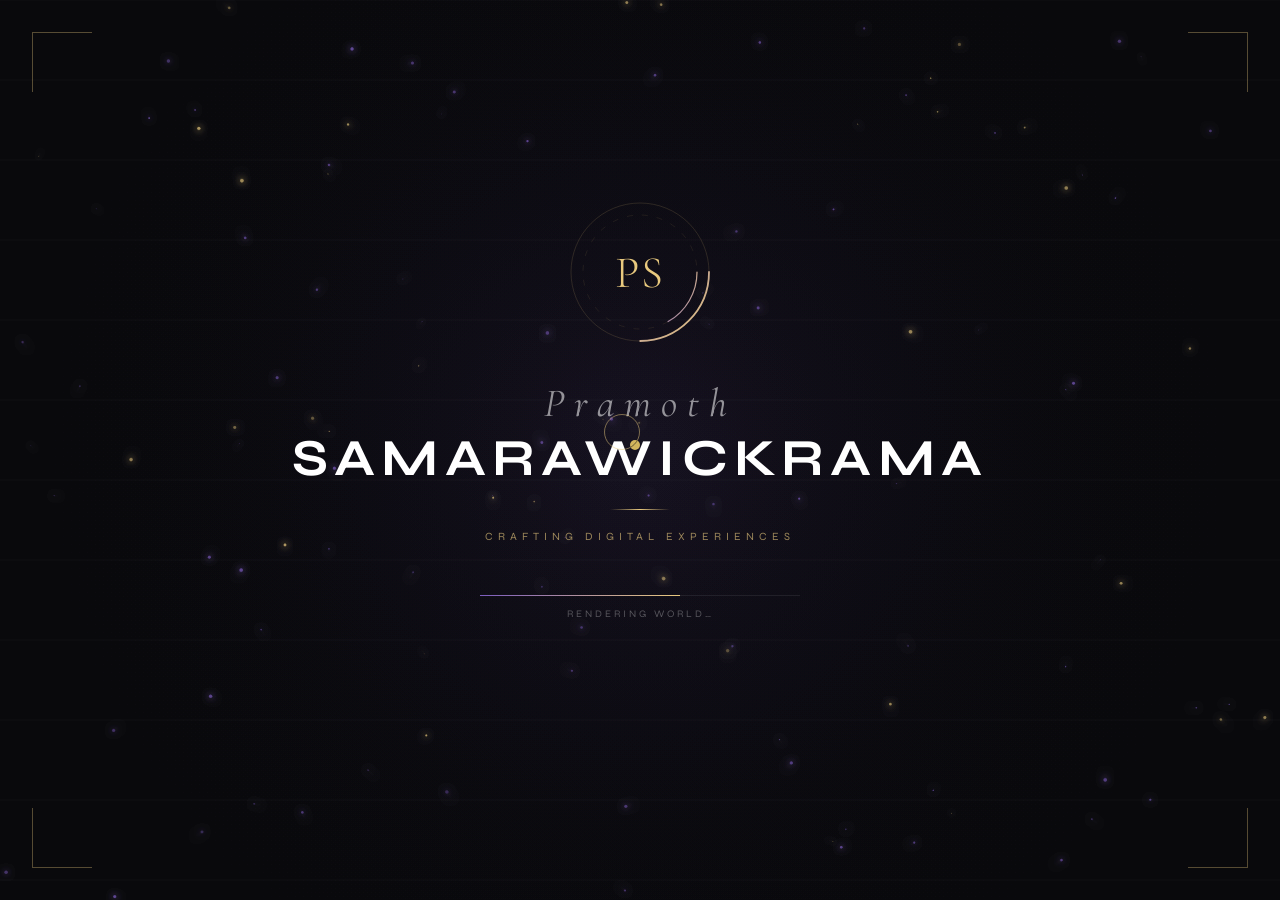
<file: index.html>
<!DOCTYPE html>
<html lang="en">
<head>
<meta charset="UTF-8">
<meta name="viewport" content="width=1280">
<title>Loading — Pramoth Samarawickrama</title>
<link href="https://fonts.googleapis.com/css2?family=Cormorant+Garamond:ital,wght@0,300;0,400;1,300&family=Syne:wght@400;700;800&display=swap" rel="stylesheet">
<style>
  *, *::before, *::after { margin: 0; padding: 0; box-sizing: border-box; }

  body {
    background: #0a0a0f;
    width: 100vw;
    height: 100vh;
    overflow: hidden;
    display: flex;
    align-items: center;
    justify-content: center;
    font-family: 'Syne', sans-serif;
    cursor: none;
  }

  @media (hover: none) and (pointer: coarse) {
    body { cursor: auto; }
    .cursor, .cursor-ring { display: none !important; }
  }

  canvas#bg {
    position: fixed;
    inset: 0;
    z-index: 0;
  }

  .cursor {
    position: fixed;
    width: 10px;
    height: 10px;
    background: #e8c97e;
    border-radius: 50%;
    pointer-events: none;
    z-index: 999;
    transform: translate(-50%, -50%);
    transition: transform 0.1s ease;
    mix-blend-mode: difference;
  }

  .cursor-ring {
    position: fixed;
    width: 36px;
    height: 36px;
    border: 1px solid rgba(232,201,126,0.5);
    border-radius: 50%;
    pointer-events: none;
    z-index: 998;
    transform: translate(-50%, -50%);
    transition: left 0.18s ease, top 0.18s ease;
  }

  .loader-wrap {
    position: relative;
    z-index: 10;
    display: flex;
    flex-direction: column;
    align-items: center;
    gap: 0;
  }

  .monogram {
    width: 150px;
    height: 150px;
    position: relative;
    margin-bottom: 32px;
  }

  .monogram svg {
    width: 100%;
    height: 100%;
    animation: rotateSlow 20s linear infinite;
  }

  @keyframes rotateSlow {
    to { transform: rotate(360deg); }
  }

  .monogram-inner {
    position: absolute;
    inset: 0;
    display: flex;
    align-items: center;
    justify-content: center;
    font-family: 'Cormorant Garamond', serif;
    font-size: 45px;
    font-weight: 320;
    color: #e8c97e;
    letter-spacing: 0.05em;
    animation: pulseGlow 3s ease-in-out infinite;
  }

  @keyframes pulseGlow {
    0%, 100% { opacity: 0.85; text-shadow: 0 0 20px rgba(232,201,126,0.3); }
    50% { opacity: 1; text-shadow: 0 0 40px rgba(232,201,126,0.6); }
  }

  .name-block {
    text-align: center;
    overflow: hidden;
  }

  .name-first {
    font-family: 'Cormorant Garamond', serif;
    font-style: italic;
    font-weight: 400;
    font-size: clamp(28px, 5vw, 40px);
    color: rgba(255,255,255,0.55);
    letter-spacing: 0.25em;
    display: block;
    transform: translateY(40px);
    opacity: 0;
    animation: slideUp 1s cubic-bezier(0.22,1,0.36,1) 0.3s forwards;
  }

  .name-last {
    font-family: 'Syne', sans-serif;
    font-weight: 700;
    font-size: clamp(28px, 7vw, 52px);
    color: #fff;
    letter-spacing: 0.12em;
    text-transform: uppercase;
    display: block;
    transform: translateY(40px);
    opacity: 0;
    animation: slideUp 1s cubic-bezier(0.22,1,0.36,1) 0.55s forwards;
  }

  @keyframes slideUp {
    to { transform: translateY(0); opacity: 1; }
  }

  .divider {
    width: 60px;
    height: 1px;
    background: linear-gradient(90deg, transparent, #e8c97e, transparent);
    margin: 20px auto;
    transform: scaleX(0);
    opacity: 0;
    animation: expandLine 0.8s cubic-bezier(0.22,1,0.36,1) 0.9s forwards;
  }

  @keyframes expandLine {
    to { transform: scaleX(1); opacity: 1; }
  }

  .tagline {
    font-family: 'Syne', sans-serif;
    font-weight: 400;
    font-size: clamp(9px, 1.5vw, 11px);
    color: rgba(232,201,126,0.65);
    letter-spacing: 0.45em;
    text-transform: uppercase;
    opacity: 0;
    animation: fadeIn 1s ease 1.1s forwards;
  }

  @keyframes fadeIn {
    to { opacity: 1; }
  }

  .progress-area {
    margin-top: 52px;
    width: min(320px, 70vw);
    display: flex;
    flex-direction: column;
    align-items: center;
    gap: 12px;
    opacity: 0;
    animation: fadeIn 0.8s ease 1.4s forwards;
  }

  .progress-track {
    width: 100%;
    height: 1px;
    background: rgba(255,255,255,0.08);
    position: relative;
    overflow: hidden;
  }

  .progress-fill {
    position: absolute;
    left: 0; top: 0;
    height: 100%;
    background: linear-gradient(90deg, #7c5cbf, #e8c97e);
    width: 0%;
    transition: width 0.3s ease;
    box-shadow: 0 0 12px rgba(232,201,126,0.5);
  }

  .progress-label {
    font-family: 'Syne', sans-serif;
    font-size: 10px;
    letter-spacing: 0.3em;
    color: rgba(255,255,255,0.3);
    text-transform: uppercase;
  }

  .enter-btn {
    margin-top: 40px;
    font-family: 'Syne', sans-serif;
    font-size: 11px;
    letter-spacing: 0.4em;
    text-transform: uppercase;
    color: #e8c97e;
    background: none;
    border: 1px solid rgba(232,201,126,0.4);
    padding: 14px 36px;
    cursor: pointer;
    opacity: 0;
    transform: translateY(16px);
    transition: background 0.3s, border-color 0.3s, transform 0.2s;
    pointer-events: none;
  }

  .enter-btn:hover {
    background: rgba(232,201,126,0.08);
    border-color: rgba(232,201,126,0.8);
    transform: translateY(0) scale(1.02);
  }

  .enter-btn.visible {
    animation: slideUp 0.7s cubic-bezier(0.22,1,0.36,1) forwards;
    pointer-events: auto;
  }

  .corner-deco {
    position: fixed;
    width: 60px;
    height: 60px;
    z-index: 5;
    opacity: 0;
    animation: fadeIn 1s ease 1.8s forwards;
  }
  .corner-deco.tl { top: 32px; left: 32px; border-top: 1px solid rgba(232,201,126,0.35); border-left: 1px solid rgba(232,201,126,0.35); }
  .corner-deco.tr { top: 32px; right: 32px; border-top: 1px solid rgba(232,201,126,0.35); border-right: 1px solid rgba(232,201,126,0.35); }
  .corner-deco.bl { bottom: 32px; left: 32px; border-bottom: 1px solid rgba(232,201,126,0.35); border-left: 1px solid rgba(232,201,126,0.35); }
  .corner-deco.br { bottom: 32px; right: 32px; border-bottom: 1px solid rgba(232,201,126,0.35); border-right: 1px solid rgba(232,201,126,0.35); }

  .page-transition {
    position: fixed; inset: 0; z-index: 9999;
    background: #0a0a0f;
    opacity: 0; pointer-events: none;
    transition: opacity 0.7s ease;
  }
  .page-transition.active { opacity: 1; pointer-events: all; }
</style>
</head>
<body>

<div class="page-transition" id="pageTransition"></div>
<canvas id="bg"></canvas>
<div class="cursor" id="cursor"></div>
<div class="cursor-ring" id="cursorRing"></div>

<div class="corner-deco tl"></div>
<div class="corner-deco tr"></div>
<div class="corner-deco bl"></div>
<div class="corner-deco br"></div>

<div class="loader-wrap">
  <div class="monogram">
    <svg viewBox="0 0 100 100" fill="none" xmlns="http://www.w3.org/2000/svg">
      <circle cx="50" cy="50" r="46" stroke="rgba(232,201,126,0.2)" stroke-width="0.5"/>
      <circle cx="50" cy="50" r="38" stroke="rgba(232,201,126,0.12)" stroke-width="0.5" stroke-dasharray="4 6"/>
      <circle cx="50" cy="50" r="46" stroke="url(#arcGrad)" stroke-width="1.2"
              stroke-dasharray="72 218" stroke-linecap="round"/>
      <circle cx="50" cy="50" r="38" stroke="url(#arcGrad2)" stroke-width="0.8"
              stroke-dasharray="40 200" stroke-linecap="round"
              style="animation: rotateSlow 12s linear infinite reverse;"/>
      <defs>
        <linearGradient id="arcGrad" x1="0" y1="0" x2="100" y2="100" gradientUnits="userSpaceOnUse">
          <stop offset="0%" stop-color="#7c5cbf"/>
          <stop offset="100%" stop-color="#e8c97e"/>
        </linearGradient>
        <linearGradient id="arcGrad2" x1="100" y1="0" x2="0" y2="100" gradientUnits="userSpaceOnUse">
          <stop offset="0%" stop-color="#e8c97e"/>
          <stop offset="100%" stop-color="#7c5cbf"/>
        </linearGradient>
      </defs>
    </svg>
    <div class="monogram-inner">PS</div>
  </div>

  <div class="name-block">
    <span class="name-first">Pramoth</span>
    <span class="name-last">Samarawickrama</span>
  </div>

  <div class="divider"></div>
  <span class="tagline">Crafting digital experiences</span>

  <div class="progress-area">
    <div class="progress-track">
      <div class="progress-fill" id="progressFill"></div>
    </div>
    <span class="progress-label" id="progressLabel">Initializing&hellip;</span>
  </div>

  <button class="enter-btn" id="enterBtn">
    Enter Portfolio
  </button>
</div>

<script>
  // Particle canvas
  const canvas = document.getElementById('bg');
  const ctx = canvas.getContext('2d');
  let W, H, particles = [];

  function resize() {
    W = canvas.width = window.innerWidth;
    H = canvas.height = window.innerHeight;
  }
  resize();
  window.addEventListener('resize', resize);

  class Particle {
    constructor() { this.reset(); }
    reset() {
      this.x = Math.random() * W;
      this.y = Math.random() * H;
      this.size = Math.random() * 1.5 + 0.3;
      this.speedX = (Math.random() - 0.5) * 0.3;
      this.speedY = (Math.random() - 0.5) * 0.3;
      this.life = Math.random();
      this.maxLife = Math.random() * 0.008 + 0.003;
      this.growing = true;
      this.opacity = 0;
      this.color = Math.random() < 0.3 ? '#e8c97e' : '#7c5cbf';
    }
    update() {
      this.x += this.speedX;
      this.y += this.speedY;
      if (this.growing) {
        this.opacity += this.maxLife;
        if (this.opacity >= 0.6) this.growing = false;
      } else {
        this.opacity -= this.maxLife * 0.5;
        if (this.opacity <= 0) this.reset();
      }
    }
    draw() {
      ctx.save();
      ctx.globalAlpha = this.opacity;
      ctx.fillStyle = this.color;
      ctx.shadowBlur = 6;
      ctx.shadowColor = this.color;
      ctx.beginPath();
      ctx.arc(this.x, this.y, this.size, 0, Math.PI * 2);
      ctx.fill();
      ctx.restore();
    }
  }

  for (let i = 0; i < 120; i++) particles.push(new Particle());

  function drawGrid() {
    ctx.strokeStyle = 'rgba(255,255,255,0.025)';
    ctx.lineWidth = 0.5;
    const spacing = 80;
    for (let x = 0; x < W; x += spacing) {
      ctx.beginPath(); ctx.moveTo(x, 0); ctx.lineTo(x, H); ctx.stroke();
    }
    for (let y = 0; y < H; y += spacing) {
      ctx.beginPath(); ctx.moveTo(0, y); ctx.lineTo(W, y); ctx.stroke();
    }
  }

  function animate() {
    ctx.fillStyle = 'rgba(10,10,15,0.3)';
    ctx.fillRect(0, 0, W, H);
    drawGrid();
    particles.forEach(p => { p.update(); p.draw(); });

    const grad = ctx.createRadialGradient(W/2, H/2, 0, W/2, H/2, W*0.5);
    grad.addColorStop(0, 'rgba(124,92,191,0.04)');
    grad.addColorStop(1, 'transparent');
    ctx.fillStyle = grad;
    ctx.fillRect(0, 0, W, H);

    requestAnimationFrame(animate);
  }
  animate();

  // Custom cursor — desktop only
  const cur = document.getElementById('cursor');
  const ring = document.getElementById('cursorRing');
  const isTouch = window.matchMedia('(hover: none) and (pointer: coarse)').matches;
  if (!isTouch) {
    document.addEventListener('mousemove', e => {
      cur.style.left = e.clientX + 'px';
      cur.style.top = e.clientY + 'px';
      ring.style.left = e.clientX + 'px';
      ring.style.top = e.clientY + 'px';
    });
  }

  // Enter button — fade out then navigate
  document.getElementById('enterBtn').addEventListener('click', function() {
    this.textContent = 'Welcome →';
    this.style.color = '#fff';
    setTimeout(() => {
      document.getElementById('pageTransition').classList.add('active');
      setTimeout(() => { window.location.href = 'pramoth-home.html'; }, 750);
    }, 300);
  });

  // Progress loader
  const fill = document.getElementById('progressFill');
  const label = document.getElementById('progressLabel');
  const btn = document.getElementById('enterBtn');
  const phases = ['Initializing…', 'Loading assets…', 'Rendering world…', 'Almost there…', 'Ready'];
  let progress = 0;
  let phase = 0;

  const interval = setInterval(() => {
    const inc = Math.random() * 4 + 1;
    progress = Math.min(progress + inc, 100);
    fill.style.width = progress + '%';

    const p = Math.floor(progress / 25);
    if (p < phases.length - 1 && p !== phase) {
      phase = p;
      label.textContent = phases[phase];
    }

    if (progress >= 100) {
      clearInterval(interval);
      label.textContent = 'Ready';
      setTimeout(() => {
        btn.style.opacity = '0';
        btn.style.transform = 'translateY(16px)';
        btn.classList.add('visible');
      }, 400);
    }
  }, 80);
</script>
</body>
</html>
</file>
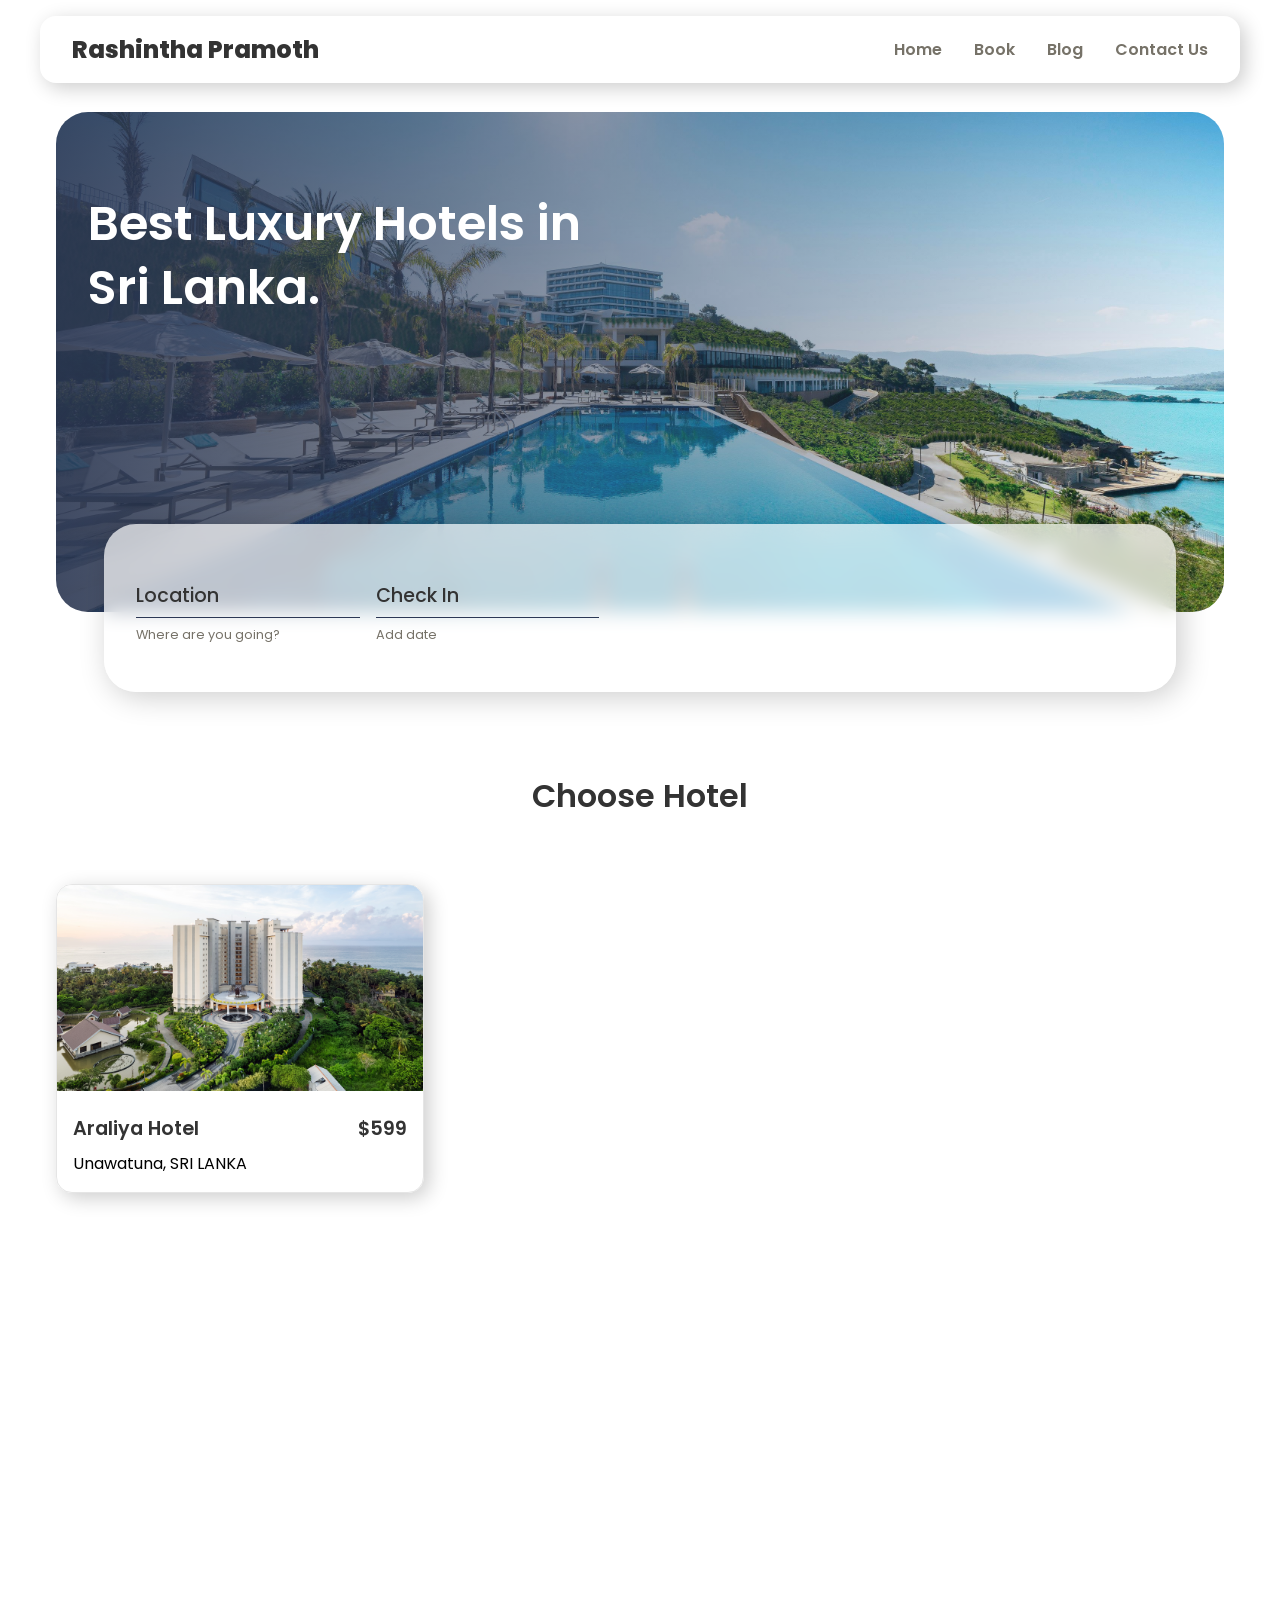
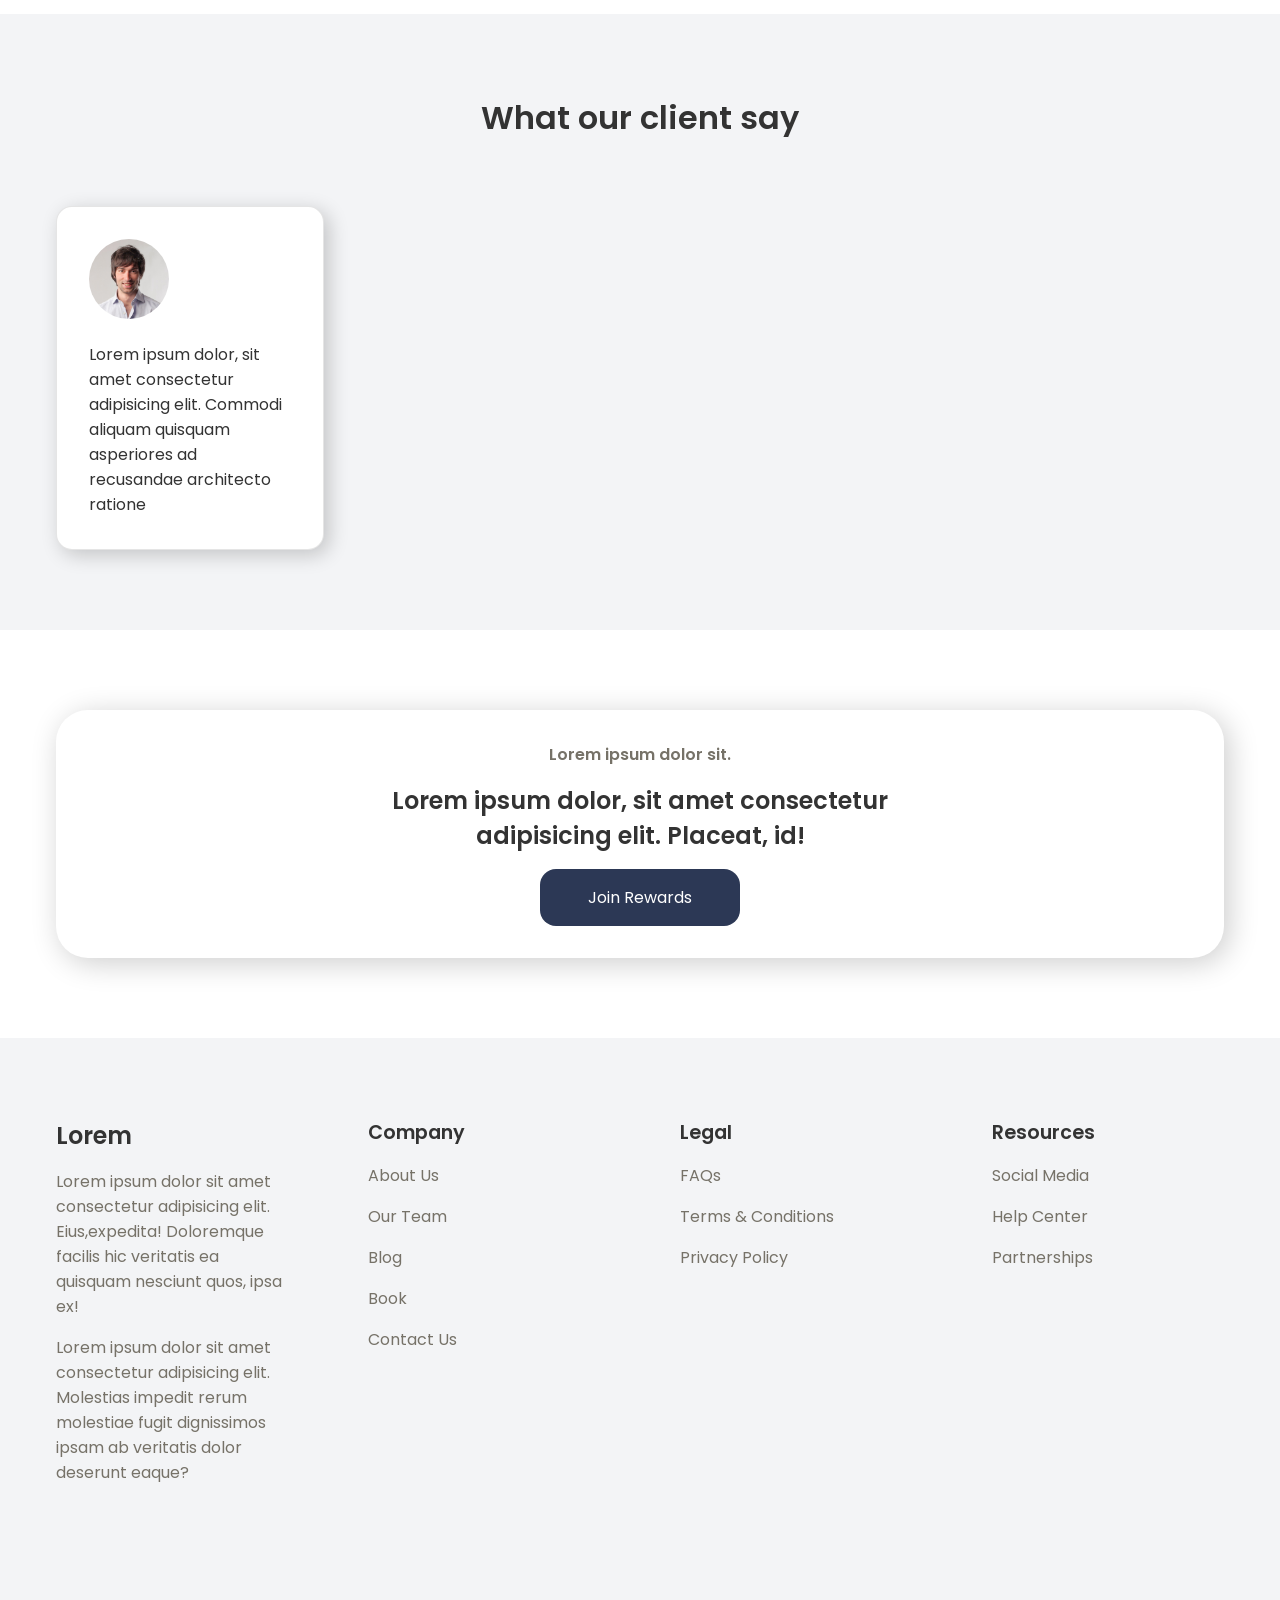
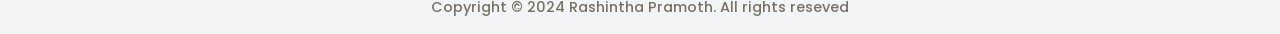
<file: projects/Hotel Booking/index.html>
<!DOCTYPE html>
<html lang="en">
  <head>
    <meta charset="UTF-8" />
    <meta name="viewport" content="width=device-width, initial-scale=1.0" />
    <title>Hotel Web Page</title>
    <link rel="stylesheet" href="style.css" />
    <link
      rel="stylesheet"
      href="https://cdnjs.cloudflare.com/ajax/libs/font-awesome/6.5.2/css/all.min.css"
    />
  </head>
  <body>
    <nav>
      <div class="nav-logo">Rashintha Pramoth</div>
      <ul class="nav-links">
        <li><a href="#" class="link">Home</a></li>
        <li><a href="#" class="link">Book</a></li>
        <li><a href="#" class="link">Blog</a></li>
        <li><a href="#" class="link">Contact Us</a></li>
      </ul>
    </nav>

    <section class="section-container header-container">
      <div class="header-image-container">
        <div class="header-content">
          <h1 class="reveal">Best Luxury Hotels in Sri Lanka.</h1>
          
        </div>
        <div class="booking-container">
          <form>
            <div class="form-group reveal">
              <div class="input-group">
                <input type="text" />
                <label>Location</label>
              </div>
              <p>Where are you going?</p>
            </div>
            <div class="form-group reveal">
              <div class="input-group">
                <input type="text" />
                <label>Check In</label>
              </div>
              <p>Add date</p>
            </div>
            <div class="form-group reveal">
              <div class="input-group">
                <input type="text" />
                <label>Check Out</label>
              </div>
              <p>Add date</p>
            </div>
            <div class="form-group reveal">
              <div class="input-group">
                <input type="text" />
                <label>Guests</label>
              </div>
              <p>Add guests</p>
            </div>
          </form>
          <button class="btn reveal">
            <i class="fa-solid fa-magnifying-glass"></i>
          </button>
        </div>
      </div>
    </section>

    <section class="section-container popular-container">
      <h2 class="section-header reveal">Choose Hotel</h2>
      <div class="popular-grid">
        <div class="popular-card reveal">
          <img src="hotel01.jpg" alt="popular hotel" />
          <div class="popular-content">
            <div class="popular-card-header">
              <h4>Araliya Hotel</h4>
              <h4>$599</h4>
            </div>
            <p>Unawatuna, SRI LANKA</p>
          </div>
        </div>
        <div class="popular-card reveal">
          <img src="hotel02.jpg" alt="popular hotel" />
          <div class="popular-content">
            <div class="popular-card-header">
              <h4>Wasana Hotel</h4>
              <h4>$599</h4>
            </div>
            <p>Akuressa, SRI LANKA</p>
          </div>
        </div>
        <div class="popular-card reveal">
          <img src="hotel03.jpg" alt="popular hotel" />
          <div class="popular-content">
            <div class="popular-card-header">
              <h4>Hotel Hill Top</h4>
              <h4>$599</h4>
            </div>
            <p>Akuressa, SRI LANKA</p>
          </div>
        </div>
        <div class="popular-card reveal">
          <img src="hotel04.jpg" alt="popular hotel" />
          <div class="popular-content">
            <div class="popular-card-header">
              <h4>Hotel Dayalanka</h4>
              <h4>$599</h4>
            </div>
            <p>Makandura, SRI LANKA</p>
          </div>
        </div>
        <div class="popular-card reveal">
          <img src="hotel05.jpg" alt="popular hotel" />
          <div class="popular-content">
            <div class="popular-card-header">
              <h4>Randiya Sea View Hotel</h4>
              <h4>$599</h4>
            </div>
            <p>Mirissa, SRI LANKA</p>
          </div>
        </div>
        <div class="popular-card reveal">
          <img src="hotel06.jpg" alt="popular hotel" />
          <div class="popular-content">
            <div class="popular-card-header">
              <h4>Grand Navro Hotel</h4>
              <h4>$599</h4>
            </div>
            <p>Matara, SRI LANKA</p>
          </div>
        </div>
      </div>
    </section>

    <section class="client">
      <div class="section-container client-container">
        <h2 class="section-header reveal">What our client say</h2>
        <div class="client-grid">
          <div class="client-card reveal">
            <img src="client01.jpg" alt="client" />
            <p>
              Lorem ipsum dolor, sit amet consectetur adipisicing elit. Commodi
              aliquam quisquam asperiores ad recusandae architecto ratione
            </p>
          </div>
          <div class="client-card reveal">
            <img src="client02.jpg" alt="client" />
            <p>
              Lorem ipsum dolor, sit amet consectetur adipisicing elit. Commodi
              aliquam quisquam asperiores ad recusandae architecto ratione
            </p>
          </div>
          <div class="client-card reveal">
            <img src="client03.jpg" alt="client" />
            <p>
              Lorem ipsum dolor, sit amet consectetur adipisicing elit. Commodi
              aliquam quisquam asperiores ad recusandae architecto ratione
            </p>
          </div>
          <div class="client-card reveal">
            <img src="client04.jpg" alt="client" />
            <p>
              Lorem ipsum dolor, sit amet consectetur adipisicing elit. Commodi
              aliquam quisquam asperiores ad recusandae architecto ratione
            </p>
          </div>
        </div>
      </div>
    </section>

    <section class="section-container reveal">
      <div class="reward-container">
        <p>Lorem ipsum dolor sit.</p>
        <h4>
          Lorem ipsum dolor, sit amet consectetur adipisicing elit. Placeat, id!
        </h4>
        <button class="reward-btn">Join Rewards</button>
      </div>
    </section>

    <footer class="footer">
      <div class="section-container footer-container">
        <div class="footer-col">
          <h3>Lorem</h3>
          <p>
            Lorem ipsum dolor sit amet consectetur adipisicing elit.
            Eius,expedita! Doloremque facilis hic veritatis ea quisquam nesciunt
            quos, ipsa ex!
          </p>
          <p>
            Lorem ipsum dolor sit amet consectetur adipisicing elit. Molestias
            impedit rerum molestiae fugit dignissimos ipsam ab veritatis dolor
            deserunt eaque?
          </p>
        </div>
        <div class="footer-col">
          <h4>Company</h4>
          <ul>
            <li><a href="#">About Us</a></li>
            <li><a href="#">Our Team</a></li>
            <li><a href="#">Blog</a></li>
            <li><a href="#">Book</a></li>
            <li><a href="#">Contact Us</a></li>
          </ul>
        </div>
        <div class="footer-col">
          <h4>Legal</h4>
          <ul>
            <li><a href="#">FAQs</a></li>
            <li><a href="#">Terms & Conditions</a></li>
            <li><a href="#">Privacy Policy</a></li>
          </ul>
        </div>
        <div class="footer-col">
          <h4>Resources</h4>
          <ul>
            <li><a href="#">Social Media</a></li>
            <li><a href="#">Help Center</a></li>
            <li><a href="#">Partnerships</a></li>
          </ul>
        </div>
      </div>
      <div class="footer-bar">
        <p>Copyright &copy; 2024 Rashintha Pramoth. All rights reseved</p>
      </div>
    </footer>

    <script src="script.js"></script>
  </body>
</html>
</file>
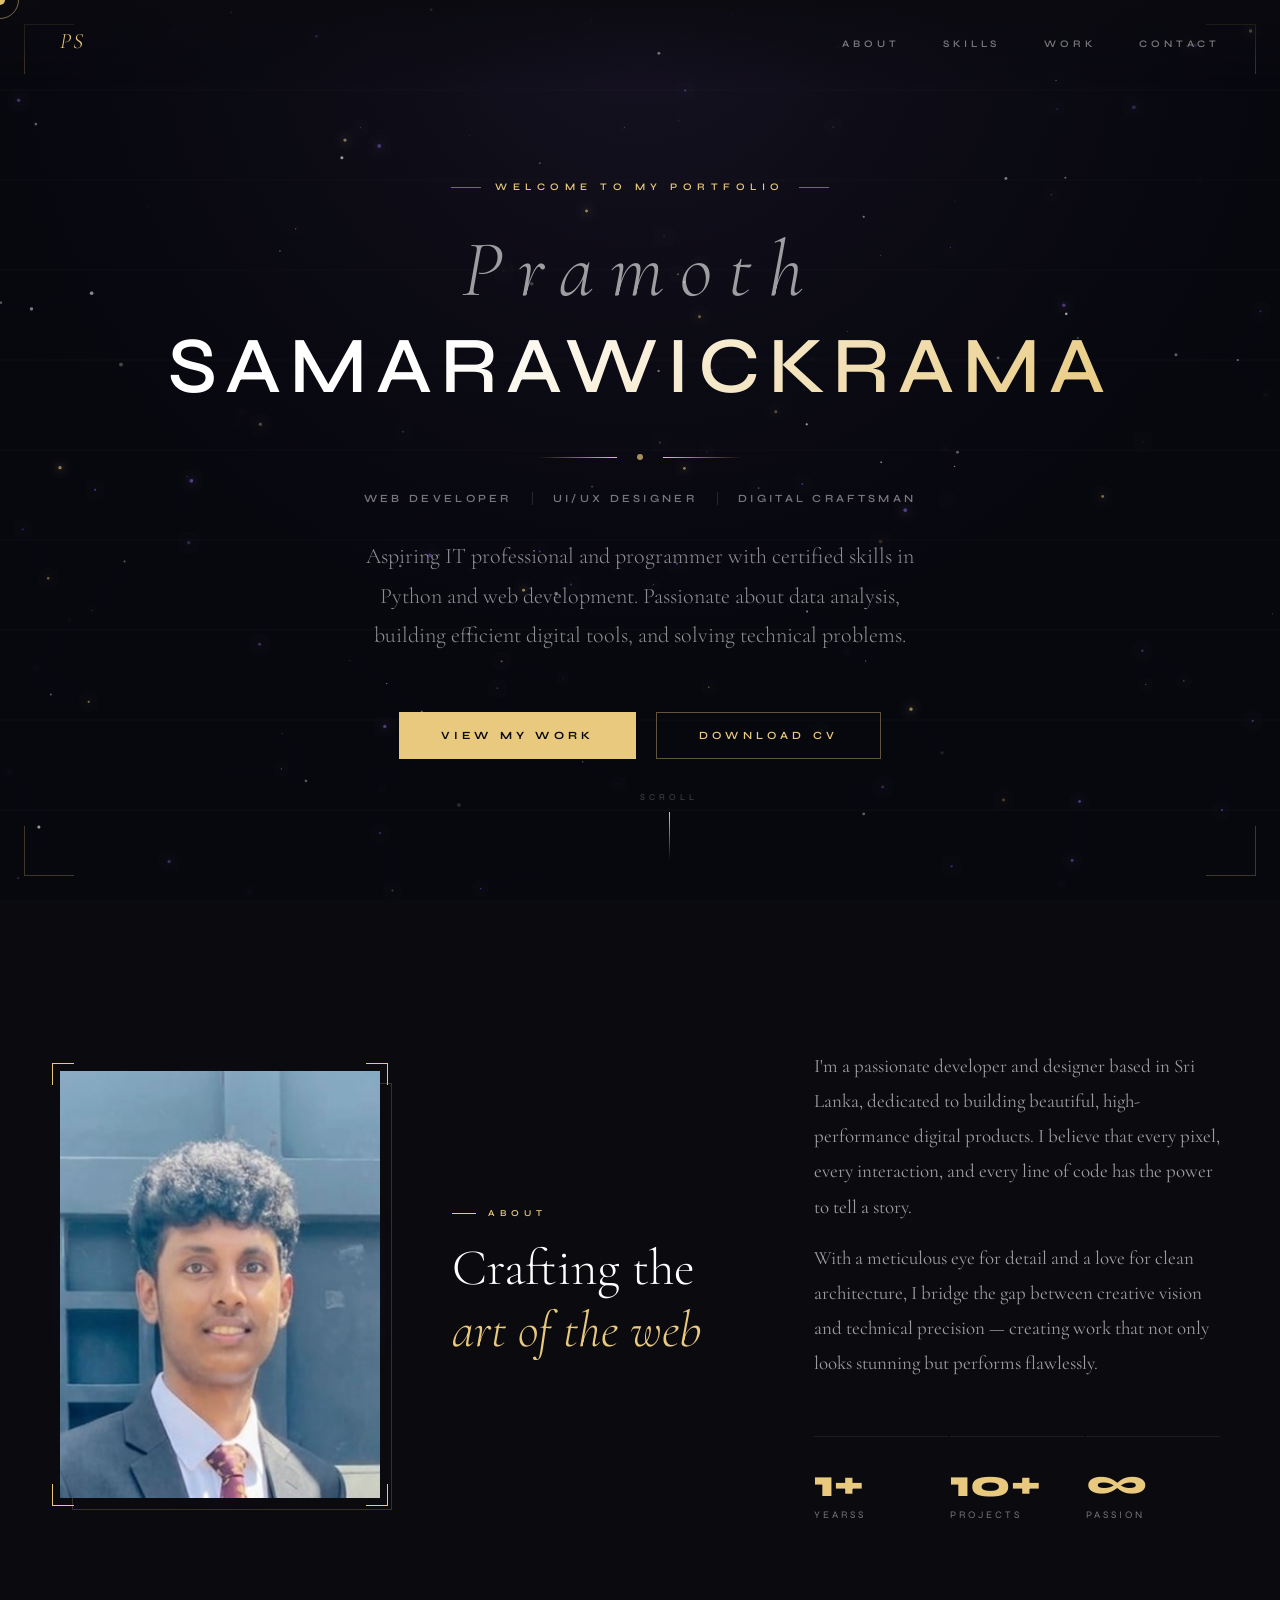
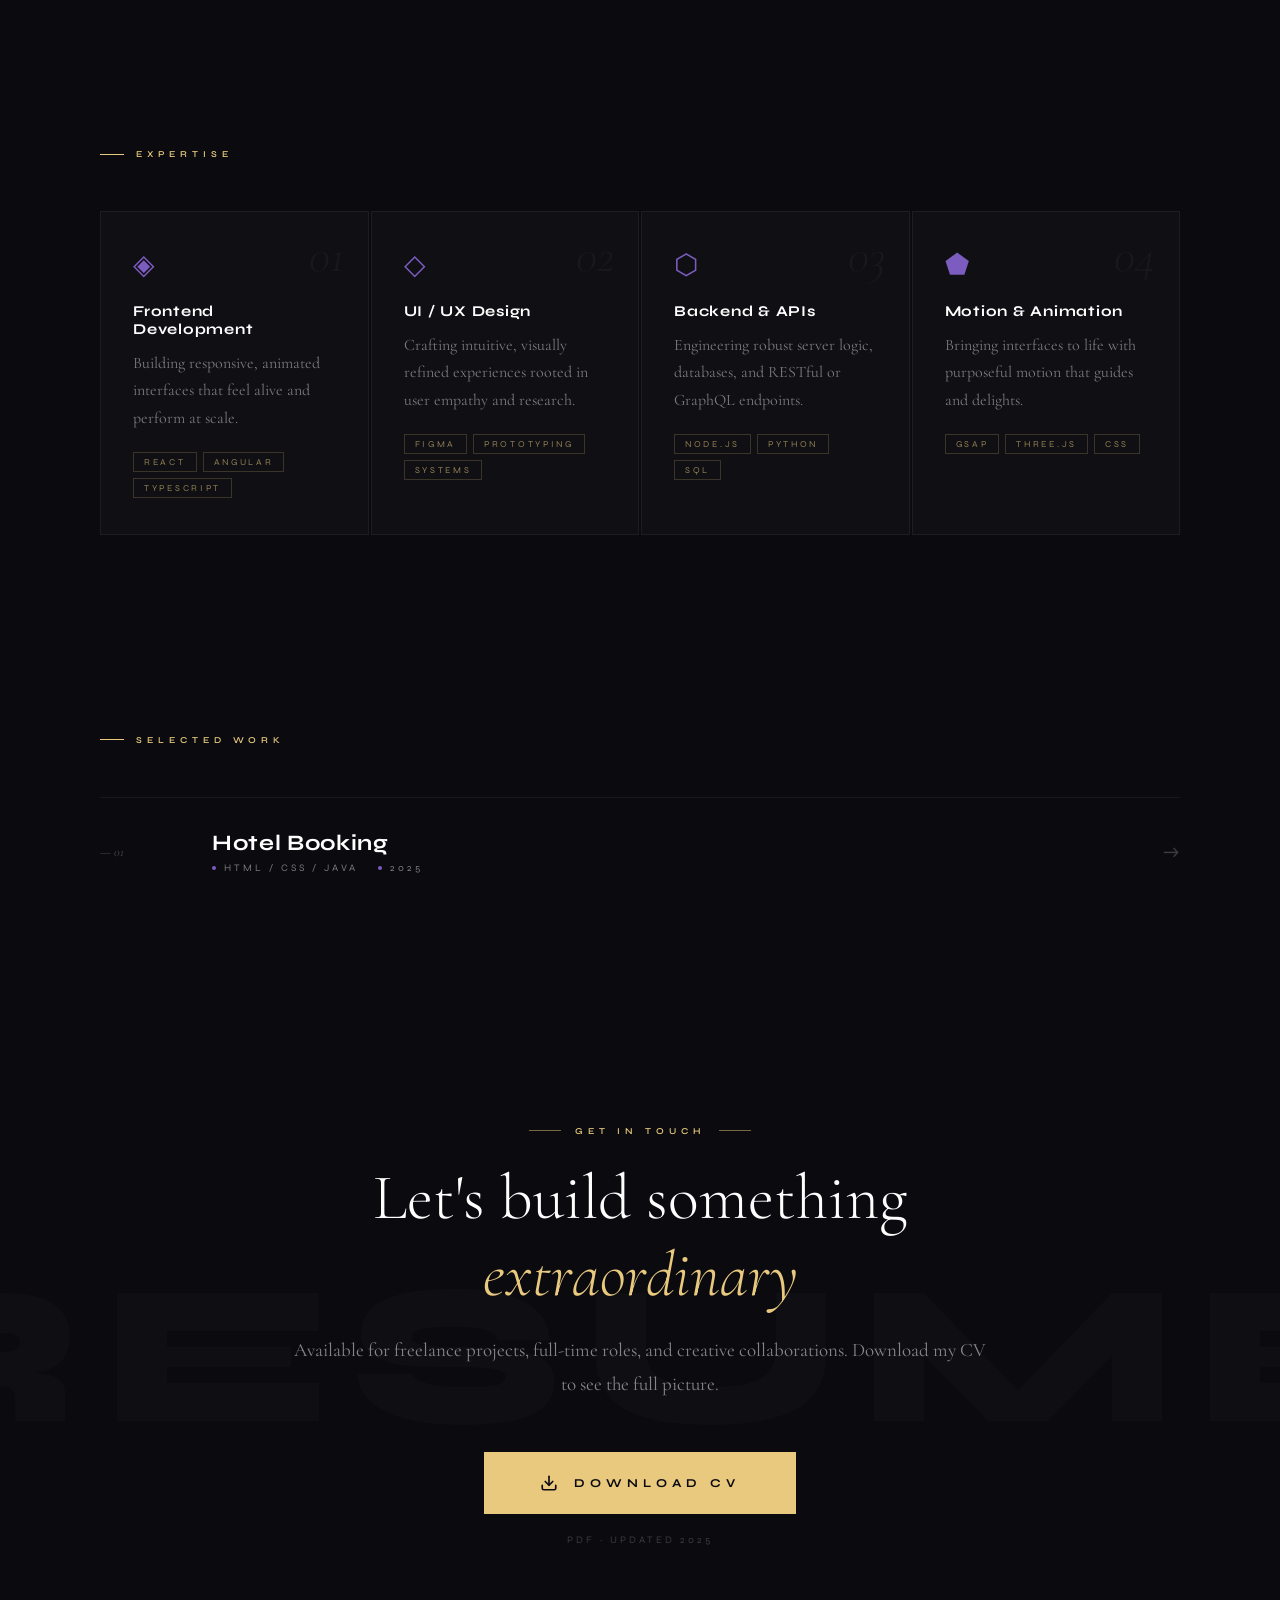
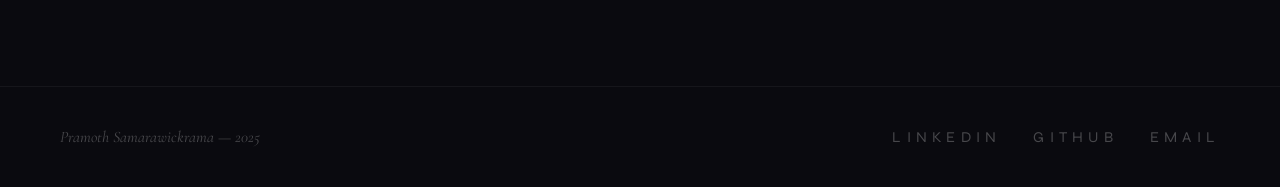
<file: pramoth-home.html>
<!DOCTYPE html>
<html lang="en">
<head>
<meta charset="UTF-8">
<meta name="viewport" content="width=1280">
<title>Pramoth Samarawickrama — Portfolio</title>
<link href="https://fonts.googleapis.com/css2?family=Cormorant+Garamond:ital,wght@0,300;0,400;0,600;1,300;1,400&family=Syne:wght@400;600;700;800&display=swap" rel="stylesheet">
<style>
:root {
  --gold: #e8c97e;
  --gold-dim: rgba(232,201,126,0.18);
  --gold-mid: rgba(232,201,126,0.5);
  --purple: #7c5cbf;
  --purple-dim: rgba(124,92,191,0.15);
  --bg: #0a0a0f;
  --bg2: #0f0f18;
  --white: #ffffff;
  --muted: rgba(255,255,255,0.45);
  --faint: rgba(255,255,255,0.08);
}

*, *::before, *::after { margin: 0; padding: 0; box-sizing: border-box; }

html { scroll-behavior: smooth; }

body {
  background: var(--bg);
  color: var(--white);
  font-family: 'Syne', sans-serif;
  cursor: none;
  overflow-x: hidden;
}

@media (hover: none) and (pointer: coarse) {
  body { cursor: auto; }
  .cursor, .cursor-ring { display: none !important; }
}

/* ── CURSOR ── */
.cursor {
  position: fixed; width: 10px; height: 10px;
  background: var(--gold); border-radius: 50%;
  pointer-events: none; z-index: 9999;
  transform: translate(-50%,-50%);
  mix-blend-mode: difference;
  transition: width .2s, height .2s, background .2s;
}
.cursor-ring {
  position: fixed; width: 38px; height: 38px;
  border: 1px solid var(--gold-mid); border-radius: 50%;
  pointer-events: none; z-index: 9998;
  transform: translate(-50%,-50%);
  transition: left .15s ease, top .15s ease, width .3s, height .3s, border-color .3s;
}
body:hover .cursor-ring { border-color: rgba(232,201,126,0.6); }

/* ── CANVAS ── */
canvas#bg { position: fixed; inset: 0; z-index: 0; }

/* ── NAV ── */
nav {
  position: fixed; top: 0; left: 0; right: 0;
  z-index: 100;
  display: flex; align-items: center; justify-content: space-between;
  padding: 28px 60px;
  background: linear-gradient(to bottom, rgba(10,10,15,0.9) 0%, transparent 100%);
}
.nav-logo {
  font-family: 'Cormorant Garamond', serif;
  font-size: 22px; font-weight: 300; font-style: italic;
  color: var(--gold); letter-spacing: 0.08em;
  opacity: 0; animation: fadeDown .8s ease .2s forwards;
}
.nav-links {
  display: flex; gap: 44px; list-style: none;
  opacity: 0; animation: fadeDown .8s ease .4s forwards;
}
.nav-links a {
  font-size: 10px; font-weight: 600; letter-spacing: 0.38em;
  text-transform: uppercase; color: var(--muted);
  text-decoration: none;
  transition: color .3s;
  position: relative;
}
.nav-links a::after {
  content: ''; position: absolute; bottom: -3px; left: 0;
  width: 0; height: 1px; background: var(--gold);
  transition: width .3s ease;
}
.nav-links a:hover { color: var(--gold); }
.nav-links a:hover::after { width: 100%; }

/* ── HERO ── */
#hero {
  position: relative; z-index: 10;
  min-height: 100vh;
  display: flex; flex-direction: column;
  align-items: center; justify-content: center;
  text-align: center;
  padding: 120px 40px 80px;
}

.hero-eyebrow {
  font-size: 10px; font-weight: 600; letter-spacing: 0.55em;
  text-transform: uppercase; color: var(--gold);
  opacity: 0; animation: fadeUp .8s ease .6s forwards;
  margin-bottom: 28px;
}
.hero-eyebrow span {
  display: inline-block; width: 30px; height: 1px;
  background: var(--gold); vertical-align: middle;
  margin: 0 14px; opacity: 0.5;
}

.hero-name {
  overflow: hidden;
  margin-bottom: 8px;
}
.hero-name-first {
  display: block;
  font-family: 'Cormorant Garamond', serif;
  font-style: italic; font-weight: 300;
  font-size: clamp(36px, 7vw, 80px);
  color: rgba(255,255,255,0.6);
  letter-spacing: 0.2em;
  transform: translateY(100%); opacity: 0;
  animation: revealUp 1s cubic-bezier(.22,1,.36,1) .8s forwards;
}
.hero-name-last {
  display: block;
  font-family: 'Syne', sans-serif;
  font-weight: 550;
  font-size: clamp(30px, 8vw, 80px);
  letter-spacing: 0.1em;
  text-transform: uppercase;
  background: linear-gradient(135deg, #fff 30%, var(--gold) 100%);
  -webkit-background-clip: text; -webkit-text-fill-color: transparent;
  background-clip: text;
  transform: translateY(100%); opacity: 0;
  animation: revealUp 1s cubic-bezier(.22,1,.36,1) 1s forwards;
}

.hero-divider {
  display: flex; align-items: center; gap: 20px;
  margin: 32px 0;
  opacity: 0; animation: fadeUp .8s ease 1.2s forwards;
}
.hero-divider-line {
  width: 80px; height: 1px;
  background: linear-gradient(90deg, transparent, var(--gold));
}
.hero-divider-line.r { transform: scaleX(-1); }
.hero-divider-dot {
  width: 6px; height: 6px; border-radius: 50%;
  background: var(--gold); opacity: 0.7;
  animation: pulseGold 2.5s ease-in-out infinite;
}
@keyframes pulseGold {
  0%,100% { transform: scale(1); opacity: 0.7; box-shadow: 0 0 0 0 rgba(232,201,126,0.4); }
  50% { transform: scale(1.4); opacity: 1; box-shadow: 0 0 0 8px rgba(232,201,126,0); }
}

.hero-roles {
  display: flex; gap: 0; flex-wrap: wrap; justify-content: center;
  opacity: 0; animation: fadeUp .8s ease 1.3s forwards;
  margin-bottom: 20px;
}
.role-chip {
  font-size: 11px; font-weight: 600; letter-spacing: 0.3em;
  text-transform: uppercase; color: var(--muted);
  padding: 0 20px;
  border-right: 1px solid rgba(255,255,255,0.12);
}
.role-chip:last-child { border-right: none; }

.hero-bio {
  max-width: 560px;
  font-family: 'Cormorant Garamond', serif;
  font-size: clamp(17px, 2.2vw, 22px);
  font-weight: 300; line-height: 1.8;
  color: rgba(255,255,255,0.55);
  opacity: 0; animation: fadeUp .8s ease 1.45s forwards;
  margin-top: 12px;
}

.hero-cta {
  display: flex; gap: 20px; margin-top: 56px; flex-wrap: wrap; justify-content: center;
  opacity: 0; animation: fadeUp .8s ease 1.6s forwards;
}
.btn-primary {
  font-family: 'Syne', sans-serif;
  font-size: 11px; font-weight: 700; letter-spacing: 0.38em;
  text-transform: uppercase; color: var(--bg);
  background: var(--gold);
  border: none; padding: 16px 42px;
  cursor: pointer;
  transition: transform .25s, box-shadow .25s, background .25s;
}
.btn-primary:hover {
  transform: translateY(-2px);
  box-shadow: 0 12px 40px rgba(232,201,126,0.3);
  background: #f0d898;
}
.btn-ghost {
  font-family: 'Syne', sans-serif;
  font-size: 11px; font-weight: 600; letter-spacing: 0.38em;
  text-transform: uppercase; color: var(--gold);
  background: none;
  border: 1px solid rgba(232,201,126,0.4);
  padding: 16px 42px;
  cursor: pointer;
  transition: border-color .25s, background .25s, transform .25s;
  text-decoration: none; display: inline-flex; align-items: center;
}
.btn-ghost:hover {
  border-color: var(--gold);
  background: var(--gold-dim);
  transform: translateY(-2px);
}

.hero-scroll {
  position: absolute; bottom: 40px; left: 50%; transform: translateX(-50%);
  display: flex; flex-direction: column; align-items: center; gap: 10px;
  opacity: 0; animation: fadeUp .8s ease 2s forwards;
  cursor: pointer;
}
.hero-scroll span {
  font-size: 9px; letter-spacing: 0.45em; text-transform: uppercase;
  color: rgba(255,255,255,0.25);
}
.scroll-line {
  width: 1px; height: 48px;
  background: linear-gradient(to bottom, var(--gold), transparent);
  animation: scrollPulse 2s ease-in-out infinite;
}
@keyframes scrollPulse {
  0% { transform: scaleY(0); transform-origin: top; opacity: 1; }
  50% { transform: scaleY(1); transform-origin: top; opacity: 1; }
  51% { transform: scaleY(1); transform-origin: bottom; }
  100% { transform: scaleY(0); transform-origin: bottom; opacity: 0.3; }
}

/* ── ABOUT STRIP ── */
#about {
  position: relative; z-index: 10;
  padding: 120px 60px;
  display: grid;
  grid-template-columns: 320px 1fr 1.4fr;
  gap: 72px;
  max-width: 1280px;
  margin: 0 auto;
  align-items: center;
}

/* Portrait image block */
.about-portrait {
  position: relative;
  width: 100%;
}
.about-portrait-glow {
  position: absolute;
  inset: -20px;
  background: radial-gradient(ellipse at center, rgba(124,92,191,0.28) 0%, transparent 70%);
  border-radius: 2px;
  pointer-events: none;
  z-index: 0;
}
.about-portrait-offset {
  position: absolute;
  bottom: -12px; right: -12px;
  width: 100%; height: 100%;
  border: 1px solid rgba(232,201,126,0.2);
  z-index: 0;
}
.about-portrait-img {
  position: relative; z-index: 1;
  width: 100%;
  aspect-ratio: 3/4;
  object-fit: cover;
  object-position: top center;
  display: block;
  filter: grayscale(15%) contrast(1.05);
  transition: filter .5s ease;
}
.about-portrait:hover .about-portrait-img {
  filter: grayscale(0%) contrast(1.05);
}
/* Gold corner brackets */
.about-portrait-corner {
  position: absolute; z-index: 2;
  width: 22px; height: 22px;
}
.about-portrait-corner.tl { top: -8px;  left: -8px;  border-top: 1.5px solid var(--gold); border-left: 1.5px solid var(--gold); }
.about-portrait-corner.tr { top: -8px;  right: -8px; border-top: 1.5px solid var(--gold); border-right: 1.5px solid var(--gold); }
.about-portrait-corner.bl { bottom: -8px; left: -8px;  border-bottom: 1.5px solid var(--gold); border-left: 1.5px solid var(--gold); }
.about-portrait-corner.br { bottom: -8px; right: -8px; border-bottom: 1.5px solid var(--gold); border-right: 1.5px solid var(--gold); }
/* Floating badge */
.about-badge {
  position: absolute; z-index: 3;
  bottom: 20px; left: -20px;
  background: #0a0a0f;
  border: 1px solid rgba(232,201,126,0.3);
  padding: 12px 18px;
  display: flex; flex-direction: column; gap: 3px;
}
/*.about-badge-num {
  font-family: 'Syne', sans-serif;
  font-size: 22px; font-weight: 800;
  color: var(--gold); line-height: 1;
}
.about-badge-label {
  font-size: 9px; letter-spacing: 0.32em;
  text-transform: uppercase; color: var(--muted);
}*/
.section-label {
  font-size: 9px; font-weight: 600; letter-spacing: 0.55em;
  text-transform: uppercase; color: var(--gold);
  margin-bottom: 20px;
  display: flex; align-items: center; gap: 12px;
}
.section-label::before {
  content: ''; display: block; width: 24px; height: 1px; background: var(--gold);
}
.about-heading {
  font-family: 'Cormorant Garamond', serif;
  font-size: clamp(32px, 4vw, 52px); font-weight: 300;
  line-height: 1.2; color: var(--white);
}
.about-heading em { font-style: italic; color: var(--gold); }
.about-body {
  font-family: 'Cormorant Garamond', serif;
  font-size: 19px; line-height: 1.85;
  color: rgba(255,255,255,0.6);
  margin-top: 28px;
}
.stats-row {
  display: grid; grid-template-columns: repeat(3, 1fr);
  gap: 2px; margin-top: 56px;
}
.stat {
  padding: 28px 0;
  border-top: 1px solid rgba(255,255,255,0.08);
}
.stat-num {
  font-family: 'Syne', sans-serif;
  font-size: 38px; font-weight: 800;
  color: var(--gold); line-height: 1;
  margin-bottom: 6px;
}
.stat-label {
  font-size: 10px; letter-spacing: 0.3em; text-transform: uppercase;
  color: var(--muted);
}

/* ── SKILLS ── */
#skills {
  position: relative; z-index: 10;
  padding: 80px 60px 120px;
  max-width: 1200px; margin: 0 auto;
}
.skills-grid {
  display: grid;
  grid-template-columns: repeat(auto-fit, minmax(240px, 1fr));
  gap: 2px;
  margin-top: 52px;
}
.skill-card {
  background: rgba(255,255,255,0.025);
  border: 1px solid rgba(255,255,255,0.06);
  padding: 36px 32px;
  position: relative; overflow: hidden;
  transition: background .35s, border-color .35s, transform .35s;
  cursor: default;
}
.skill-card::before {
  content: '';
  position: absolute; inset: 0;
  background: linear-gradient(135deg, var(--purple-dim) 0%, transparent 60%);
  opacity: 0; transition: opacity .35s;
}
.skill-card:hover { background: rgba(255,255,255,0.04); border-color: rgba(232,201,126,0.25); transform: translateY(-4px); }
.skill-card:hover::before { opacity: 1; }
.skill-card:hover .skill-icon { color: var(--gold); }
.skill-num {
  position: absolute; top: 20px; right: 24px;
  font-family: 'Cormorant Garamond', serif;
  font-size: 48px; font-weight: 300; font-style: italic;
  color: rgba(255,255,255,0.04);
  line-height: 1;
}
.skill-icon {
  font-size: 28px; margin-bottom: 20px;
  color: var(--purple); transition: color .35s;
}
.skill-title {
  font-family: 'Syne', sans-serif;
  font-size: 15px; font-weight: 700;
  color: var(--white); letter-spacing: 0.05em;
  margin-bottom: 12px;
}
.skill-desc {
  font-family: 'Cormorant Garamond', serif;
  font-size: 16px; line-height: 1.7;
  color: rgba(255,255,255,0.45);
}
.skill-tags {
  display: flex; flex-wrap: wrap; gap: 6px; margin-top: 20px;
}
.skill-tag {
  font-size: 9px; letter-spacing: 0.3em; text-transform: uppercase;
  color: rgba(232,201,126,0.6);
  border: 1px solid rgba(232,201,126,0.2);
  padding: 4px 10px;
}

/* ── SELECTED WORK ── */
#work {
  position: relative; z-index: 10;
  padding: 80px 60px 120px;
  max-width: 1200px; margin: 0 auto;
}
.work-list { margin-top: 52px; }
.work-item {
  display: grid;
  grid-template-columns: 80px 1fr auto;
  gap: 32px; align-items: center;
  padding: 32px 0;
  border-top: 1px solid rgba(255,255,255,0.06);
  cursor: pointer;
  transition: padding .35s;
  position: relative;
}
.work-item::after {
  content: '';
  position: absolute; bottom: 0; left: 0; right: 0; height: 1px;
  background: rgba(255,255,255,0.06);
}
.work-item:last-child::after { display: none; }
.work-item:hover { padding-left: 16px; }
.work-item:hover .work-num { color: var(--gold); }
.work-item:hover .work-arrow { transform: translateX(6px); color: var(--gold); }
.work-num {
  font-family: 'Cormorant Garamond', serif;
  font-size: 13px; font-style: italic;
  color: rgba(255,255,255,0.25);
  transition: color .35s;
}
.work-info { flex: 1; }
.work-title {
  font-family: 'Syne', sans-serif;
  font-size: 22px; font-weight: 700;
  color: var(--white); letter-spacing: 0.03em;
  margin-bottom: 6px;
  transition: color .35s;
}
.work-item:hover .work-title { color: var(--gold); }
.work-meta {
  font-size: 10px; letter-spacing: 0.3em; text-transform: uppercase;
  color: var(--muted);
  display: flex; gap: 20px;
}
.work-meta span { display: flex; align-items: center; gap: 8px; }
.work-meta span::before {
  content: ''; width: 4px; height: 4px;
  border-radius: 50%; background: var(--purple);
}
.work-arrow {
  font-size: 20px; color: rgba(255,255,255,0.2);
  transition: transform .35s, color .35s;
}

/* ── CV SECTION ── */
#cv-section {
  position: relative; z-index: 10;
  padding: 100px 60px 140px;
  text-align: center;
  overflow: hidden;
}
.cv-bg-text {
  position: absolute; top: 50%; left: 50%;
  transform: translate(-50%, -50%);
  font-family: 'Syne', sans-serif;
  font-size: clamp(80px, 18vw, 200px);
  font-weight: 800; letter-spacing: 0.1em;
  text-transform: uppercase;
  color: rgba(255,255,255,0.02);
  white-space: nowrap; pointer-events: none;
  user-select: none;
}
.cv-inner {
  position: relative; z-index: 2;
  max-width: 700px; margin: 0 auto;
}
.cv-label {
  font-size: 9px; font-weight: 600; letter-spacing: 0.55em;
  text-transform: uppercase; color: var(--gold);
  margin-bottom: 24px;
  display: flex; align-items: center; justify-content: center; gap: 14px;
}
.cv-label::before, .cv-label::after {
  content: ''; display: block; width: 32px; height: 1px; background: var(--gold); opacity: 0.5;
}
.cv-heading {
  font-family: 'Cormorant Garamond', serif;
  font-size: clamp(36px, 5.5vw, 64px);
  font-weight: 300; line-height: 1.2;
  margin-bottom: 20px;
}
.cv-heading em { font-style: italic; color: var(--gold); }
.cv-sub {
  font-family: 'Cormorant Garamond', serif;
  font-size: 19px; line-height: 1.75;
  color: rgba(255,255,255,0.5);
  margin-bottom: 52px;
}

/* The grand CV button */
.cv-download-wrap {
  display: flex; justify-content: center; align-items: center;
  flex-direction: column; gap: 20px;
}
.cv-btn {
  position: relative; display: inline-flex;
  align-items: center; gap: 16px;
  font-family: 'Syne', sans-serif;
  font-size: 12px; font-weight: 700; letter-spacing: 0.42em;
  text-transform: uppercase; color: var(--bg);
  background: var(--gold);
  border: none; padding: 22px 56px;
  cursor: pointer; overflow: hidden;
  text-decoration: none;
  transition: transform .3s, box-shadow .3s;
}
.cv-btn::before {
  content: '';
  position: absolute; inset: 0;
  background: linear-gradient(135deg, rgba(255,255,255,0.25), transparent);
  opacity: 0; transition: opacity .3s;
}
.cv-btn:hover { transform: translateY(-3px); box-shadow: 0 20px 60px rgba(232,201,126,0.35); }
.cv-btn:hover::before { opacity: 1; }
.cv-btn:active { transform: translateY(0); }
.cv-btn svg {
  width: 18px; height: 18px; flex-shrink: 0;
  transition: transform .3s;
}
.cv-btn:hover svg { transform: translateY(3px); }

.cv-note {
  font-size: 10px; letter-spacing: 0.3em; text-transform: uppercase;
  color: rgba(255,255,255,0.2);
}

/* ── FOOTER ── */
footer {
  position: relative; z-index: 10;
  padding: 40px 60px;
  border-top: 1px solid rgba(255,255,255,0.05);
  display: flex; align-items: center; justify-content: space-between;
  flex-wrap: wrap; gap: 20px;
}
.footer-sig {
  font-family: 'Cormorant Garamond', serif;
  font-style: italic; font-size: 16px;
  color: rgba(255,255,255,0.25);
}
.footer-links {
  display: flex; gap: 32px; list-style: none;
}
.footer-links a {
  font-size: 15px; letter-spacing: 0.35em; text-transform: uppercase;
  color: rgba(255, 255, 255, 0.25); text-decoration: none;
  transition: color .3s;
}
.footer-links a:hover { color: var(--gold); }

/* ── CORNER DECO ── */
.corner-deco {
  position: fixed; width: 50px; height: 50px;
  z-index: 50; pointer-events: none;
  opacity: 0; animation: fadeUp .8s ease 2s forwards;
}
.corner-deco.tl { top: 24px; left: 24px; border-top: 1px solid rgba(232,201,126,0.25); border-left: 1px solid rgba(232,201,126,0.25); }
.corner-deco.tr { top: 24px; right: 24px; border-top: 1px solid rgba(232,201,126,0.25); border-right: 1px solid rgba(232,201,126,0.25); }
.corner-deco.bl { bottom: 24px; left: 24px; border-bottom: 1px solid rgba(232,201,126,0.25); border-left: 1px solid rgba(232,201,126,0.25); }
.corner-deco.br { bottom: 24px; right: 24px; border-bottom: 1px solid rgba(232,201,126,0.25); border-right: 1px solid rgba(232,201,126,0.25); }

/* ── ANIMATIONS ── */
@keyframes fadeUp { from { opacity:0; transform:translateY(24px); } to { opacity:1; transform:translateY(0); } }
@keyframes fadeDown { from { opacity:0; transform:translateY(-16px); } to { opacity:1; transform:translateY(0); } }
@keyframes revealUp { to { transform:translateY(0); opacity:1; } }

/* ── REVEAL ON SCROLL ── */
.reveal {
  opacity: 0; transform: translateY(36px);
  transition: opacity .9s cubic-bezier(.22,1,.36,1), transform .9s cubic-bezier(.22,1,.36,1);
}
.reveal.visible { opacity: 1; transform: translateY(0); }

/* ── RESPONSIVE ── */
@media (max-width: 768px) {
  nav { padding: 22px 28px; }
  .nav-links { gap: 24px; }
  #about { grid-template-columns: 1fr; gap: 48px; padding: 80px 28px; }
  .about-portrait { max-width: 280px; margin: 0 auto; }
  .about-badge { left: 0; }
  #skills, #work, #cv-section { padding-left: 28px; padding-right: 28px; }
  .stats-row { grid-template-columns: repeat(3,1fr); gap: 0; }
  footer { padding: 32px 28px; flex-direction: column; align-items: flex-start; }
  .work-item { grid-template-columns: 60px 1fr 30px; gap: 16px; }
}

/* Page fade-in from loader */
.page-veil {
  position: fixed; inset: 0; z-index: 9999;
  background: #0a0a0f;
  opacity: 1;
  transition: opacity 0.8s ease;
  pointer-events: none;
}
.page-veil.lifted { opacity: 0; }
</style>
</head>
<body>

<div class="page-veil" id="pageVeil"></div>
<canvas id="bg"></canvas>
<div class="cursor" id="cursor"></div>
<div class="cursor-ring" id="cursorRing"></div>
<div class="corner-deco tl"></div>
<div class="corner-deco tr"></div>
<div class="corner-deco bl"></div>
<div class="corner-deco br"></div>

<!-- NAV -->
<nav>
  <div class="nav-logo">PS</div>
  <ul class="nav-links">
    <li><a href="#about">About</a></li>
    <li><a href="#skills">Skills</a></li>
    <li><a href="#work">Work</a></li>
    <li><a href="#cv-section">Contact</a></li>
  </ul>
</nav>

<!-- HERO -->
<section id="hero">
  <p class="hero-eyebrow"><span></span>Welcome to my portfolio<span></span></p>

  <div class="hero-name">
    <span class="hero-name-first">Pramoth</span>
    <span class="hero-name-last">Samarawickrama</span>
  </div>

  <div class="hero-divider">
    <div class="hero-divider-line"></div>
    <div class="hero-divider-dot"></div>
    <div class="hero-divider-line r"></div>
  </div>

  <div class="hero-roles">
    <span class="role-chip">Web Developer</span>
    <span class="role-chip">UI/UX Designer</span>
    <span class="role-chip">Digital Craftsman</span>
  </div>

  <p class="hero-bio">
    Aspiring IT professional and programmer with certified skills in Python and web development. Passionate about data analysis, building efficient digital tools, and solving technical problems.
  </p>

  <div class="hero-cta">
    <button class="btn-primary" onclick="document.getElementById('work').scrollIntoView({behavior:'smooth'})">View My Work</button>
    <a href="#cv-section" class="btn-ghost">Download CV</a>
  </div>

  <div class="hero-scroll" onclick="document.getElementById('about').scrollIntoView({behavior:'smooth'})">
    <span>Scroll</span>
    <div class="scroll-line"></div>
  </div>
</section>

<!-- ABOUT -->
<section id="about">

  <!-- Column 1: Portrait -->
  <div class="about-portrait reveal">
    <div class="about-portrait-glow"></div>
    <div class="about-portrait-offset"></div>
    <img
      src="Pramoth.jpeg"
      alt="Pramoth Samarawickrama"
      class="about-portrait-img"
    />
    <div class="about-portrait-corner tl"></div>
    <div class="about-portrait-corner tr"></div>
    <div class="about-portrait-corner bl"></div>
    <div class="about-portrait-corner br"></div>
    <!--div class="about-badge">
      <span class="about-badge-num">5+</span>
      <span class="about-badge-label">Years exp.</span>
    </div-->
  </div>

  <!-- Column 2: Label + Heading -->
  <div>
    <p class="section-label reveal">About</p>
    <h2 class="about-heading reveal" style="transition-delay:.1s">
      Crafting the<br><em>art of the web</em>
    </h2>
  </div>

  <!-- Column 3: Bio + Stats -->
  <div>
    <p class="about-body reveal" style="transition-delay:.2s">
      I'm a passionate developer and designer based in Sri Lanka, dedicated to building
      beautiful, high-performance digital products. I believe that every pixel, every
      interaction, and every line of code has the power to tell a story.
    </p>
    <p class="about-body reveal" style="transition-delay:.3s; margin-top:16px;">
      With a meticulous eye for detail and a love for clean architecture, I bridge the gap
      between creative vision and technical precision — creating work that not only looks
      stunning but performs flawlessly.
    </p>
    <div class="stats-row">
      <div class="stat reveal" style="transition-delay:.35s">
        <div class="stat-num">1+</div>
        <div class="stat-label">Yearss</div>
      </div>
      <div class="stat reveal" style="transition-delay:.42s">
        <div class="stat-num">10+</div>
        <div class="stat-label">Projects</div>
      </div>
      <div class="stat reveal" style="transition-delay:.49s">
        <div class="stat-num">∞</div>
        <div class="stat-label">Passion</div>
      </div>
    </div>
  </div>

</section>

<!-- SKILLS -->
<section id="skills">
  <p class="section-label reveal">Expertise</p>
  <div class="skills-grid">
    <div class="skill-card reveal" style="transition-delay:.1s">
      <div class="skill-num">01</div>
      <div class="skill-icon">◈</div>
      <div class="skill-title">Frontend Development</div>
      <div class="skill-desc">Building responsive, animated interfaces that feel alive and perform at scale.</div>
      <div class="skill-tags">
        <span class="skill-tag">React</span>
        <span class="skill-tag">Angular</span>
        <span class="skill-tag">TypeScript</span>
      </div>
    </div>
    <div class="skill-card reveal" style="transition-delay:.18s">
      <div class="skill-num">02</div>
      <div class="skill-icon">◇</div>
      <div class="skill-title">UI / UX Design</div>
      <div class="skill-desc">Crafting intuitive, visually refined experiences rooted in user empathy and research.</div>
      <div class="skill-tags">
        <span class="skill-tag">Figma</span>
        <span class="skill-tag">Prototyping</span>
        <span class="skill-tag">Systems</span>
      </div>
    </div>
    <div class="skill-card reveal" style="transition-delay:.26s">
      <div class="skill-num">03</div>
      <div class="skill-icon">⬡</div>
      <div class="skill-title">Backend & APIs</div>
      <div class="skill-desc">Engineering robust server logic, databases, and RESTful or GraphQL endpoints.</div>
      <div class="skill-tags">
        <span class="skill-tag">Node.js</span>
        <span class="skill-tag">Python</span>
        <span class="skill-tag">SQL</span>
      </div>
    </div>
    <div class="skill-card reveal" style="transition-delay:.34s">
      <div class="skill-num">04</div>
      <div class="skill-icon">⬟</div>
      <div class="skill-title">Motion & Animation</div>
      <div class="skill-desc">Bringing interfaces to life with purposeful motion that guides and delights.</div>
      <div class="skill-tags">
        <span class="skill-tag">GSAP</span>
        <span class="skill-tag">Three.js</span>
        <span class="skill-tag">CSS</span>
      </div>
    </div>
  </div>
</section>

<!-- WORK -->
<section id="work">
  <p class="section-label reveal">Selected Work</p>
  <div class="work-list">
    <a href="projects/Hotel Booking/index.html" target="_blank"
       class="work-item reveal" style="transition-delay:.1s; text-decoration:none; color:inherit;">
      <span class="work-num">— 01</span>
      <div class="work-info">
        <div class="work-title">Hotel Booking</div>
        <div class="work-meta">
          <!--span>Design System</span-->
          <span>Html / Css / Java</span>
          <span>2025</span>
        </div>
      </div>
      <span class="work-arrow">→</span>
    </a>
    </div>
    <!--Project 2>
    <div class="work-item reveal" style="transition-delay:.18s">
      <span class="work-num">— 02</span>
      <div class="work-info">
        <div class="work-title">Nexus E-Commerce Platform</div>
        <div class="work-meta">
          <span>Full Stack</span>
          <span>Next.js / Node</span>
          <span>2024</span>
        </div>
      </div>
      <span class="work-arrow">→</span>
    </div>
    <!-Project 3>
    <div class="work-item reveal" style="transition-delay:.26s">
      <span class="work-num">— 03</span>
      <div class="work-info">
        <div class="work-title">Atlas Analytics Dashboard</div>
        <div class="work-meta">
          <span>Data Visualization</span>
          <span>D3.js / Python</span>
          <span>2023</span>
        </div>
      </div>
      <span class="work-arrow">→</span>
    </div>
    <!-Project 4>
    <div class="work-item reveal" style="transition-delay:.34s">
      <span class="work-num">— 04</span>
      <div class="work-info">
        <div class="work-title">Vela Brand Experience</div>
        <div class="work-meta">
          <span>Creative Dev</span>
          <span>WebGL / GSAP</span>
          <span>2023</span>
        </div>
      </div>
      <span class="work-arrow">→</span-->
    </div>
  </div>
</section>

<!-- CV DOWNLOAD -->
<section id="cv-section">
  <div class="cv-bg-text" aria-hidden="true">Resume</div>
  <div class="cv-inner">
    <p class="cv-label reveal">Get In Touch</p>
    <h2 class="cv-heading reveal" style="transition-delay:.1s">
      Let's build something <em>extraordinary</em>
    </h2>
    <p class="cv-sub reveal" style="transition-delay:.2s">
      Available for freelance projects, full-time roles, and creative collaborations.
      Download my CV to see the full picture.
    </p>
    <div class="cv-download-wrap reveal" style="transition-delay:.3s">
      <a href="Pramoth-CV.png" download="Pramoth_Samarawickrama_CV.pdf" class="cv-btn">
        <svg viewBox="0 0 24 24" fill="none" stroke="currentColor" stroke-width="2.2" stroke-linecap="round" stroke-linejoin="round">
          <path d="M21 15v4a2 2 0 0 1-2 2H5a2 2 0 0 1-2-2v-4"/>
          <polyline points="7 10 12 15 17 10"/>
          <line x1="12" y1="15" x2="12" y2="3"/>
        </svg>
        Download CV
      </a>
      <span class="cv-note">PDF · Updated 2025</span>
    </div>
  </div>
</section>

<!-- FOOTER -->
<footer>
  <div class="footer-sig">Pramoth Samarawickrama &mdash; 2025</div>
  <ul class="footer-links">
    <li><a href="https://www.linkedin.com/in/pramoth-samarawickrama" target="_blank">LinkedIn</a></li>
    <li><a href="https://github.com/Pramothsamarawickrama" target="_blank">GitHub</a></li>
    <li><a href="mailto:rashinthapramoth@gmail.com">Email</a></li>
  </ul>
</footer>

<script>
/* ── PAGE FADE-IN ── */
window.addEventListener('load', () => {
  requestAnimationFrame(() => {
    document.getElementById('pageVeil').classList.add('lifted');
  });
});

/* ── PARTICLE CANVAS ── */
const canvas = document.getElementById('bg');
const ctx = canvas.getContext('2d');
let W, H, particles = [], mouse = { x: -999, y: -999 };

function resize() { W = canvas.width = window.innerWidth; H = canvas.height = window.innerHeight; }
resize(); window.addEventListener('resize', resize);

window.addEventListener('mousemove', e => { mouse.x = e.clientX; mouse.y = e.clientY; });

class Particle {
  constructor() { this.reset(true); }
  reset(init) {
    this.x = Math.random() * W;
    this.y = init ? Math.random() * H : Math.random() * H;
    this.ox = this.x; this.oy = this.y;
    this.size = Math.random() * 1.6 + 0.3;
    this.vx = (Math.random() - 0.5) * 0.25;
    this.vy = (Math.random() - 0.5) * 0.25;
    this.opacity = 0;
    this.targetOpacity = Math.random() * 0.5 + 0.1;
    this.speed = Math.random() * 0.005 + 0.003;
    this.growing = true;
    this.color = Math.random() < 0.28 ? '#e8c97e' : Math.random() < 0.5 ? '#7c5cbf' : '#ffffff';
  }
  update() {
    this.x += this.vx;
    this.y += this.vy;
    // Mouse repulsion
    const dx = this.x - mouse.x, dy = this.y - mouse.y;
    const dist = Math.sqrt(dx*dx + dy*dy);
    if (dist < 120) {
      const force = (120 - dist) / 120;
      this.x += dx / dist * force * 1.5;
      this.y += dy / dist * force * 1.5;
    }
    if (this.growing) {
      this.opacity = Math.min(this.opacity + this.speed, this.targetOpacity);
      if (this.opacity >= this.targetOpacity) this.growing = false;
    } else {
      this.opacity -= this.speed * 0.4;
      if (this.opacity <= 0) this.reset(false);
    }
    if (this.x < 0 || this.x > W || this.y < 0 || this.y > H) this.reset(false);
  }
  draw() {
    ctx.save();
    ctx.globalAlpha = this.opacity;
    ctx.fillStyle = this.color;
    if (this.color !== '#ffffff') { ctx.shadowBlur = 8; ctx.shadowColor = this.color; }
    ctx.beginPath();
    ctx.arc(this.x, this.y, this.size, 0, Math.PI * 2);
    ctx.fill();
    ctx.restore();
  }
}
for (let i = 0; i < 160; i++) particles.push(new Particle());

/* Connection lines between nearby particles */
function drawConnections() {
  for (let i = 0; i < particles.length; i++) {
    for (let j = i + 1; j < particles.length; j++) {
      const p = particles[i], q = particles[j];
      if (p.color === '#e8c97e' && q.color === '#e8c97e') continue;
      const dx = p.x - q.x, dy = p.y - q.y;
      const dist = Math.sqrt(dx*dx + dy*dy);
      if (dist < 100) {
        ctx.save();
        ctx.globalAlpha = (1 - dist / 100) * 0.04;
        ctx.strokeStyle = '#7c5cbf';
        ctx.lineWidth = 0.5;
        ctx.beginPath(); ctx.moveTo(p.x, p.y); ctx.lineTo(q.x, q.y); ctx.stroke();
        ctx.restore();
      }
    }
  }
}

/* Subtle grid */
function drawGrid() {
  ctx.strokeStyle = 'rgba(255,255,255,0.022)';
  ctx.lineWidth = 0.5;
  const s = 90;
  for (let x = 0; x < W; x += s) { ctx.beginPath(); ctx.moveTo(x,0); ctx.lineTo(x,H); ctx.stroke(); }
  for (let y = 0; y < H; y += s) { ctx.beginPath(); ctx.moveTo(0,y); ctx.lineTo(W,y); ctx.stroke(); }
}

function animate() {
  ctx.fillStyle = 'rgba(10,10,15,0.28)';
  ctx.fillRect(0, 0, W, H);
  drawGrid();
  drawConnections();
  particles.forEach(p => { p.update(); p.draw(); });
  // Ambient glow center-top
  const g = ctx.createRadialGradient(W/2, 0, 0, W/2, 0, W*0.6);
  g.addColorStop(0, 'rgba(124,92,191,0.06)');
  g.addColorStop(1, 'transparent');
  ctx.fillStyle = g; ctx.fillRect(0, 0, W, H);
  requestAnimationFrame(animate);
}
animate();

/* ── CUSTOM CURSOR — desktop only ── */
const cur = document.getElementById('cursor');
const ring = document.getElementById('cursorRing');
const isTouch = window.matchMedia('(hover: none) and (pointer: coarse)').matches;
if (!isTouch) {
  document.addEventListener('mousemove', e => {
    cur.style.left = e.clientX + 'px'; cur.style.top = e.clientY + 'px';
    ring.style.left = e.clientX + 'px'; ring.style.top = e.clientY + 'px';
  });
  document.querySelectorAll('a, button, .work-item, .skill-card').forEach(el => {
    el.addEventListener('mouseenter', () => {
      ring.style.width = '60px'; ring.style.height = '60px';
      ring.style.borderColor = 'rgba(232,201,126,0.8)';
    });
    el.addEventListener('mouseleave', () => {
      ring.style.width = '38px'; ring.style.height = '38px';
      ring.style.borderColor = 'rgba(232,201,126,0.5)';
    });
  });
}

/* ── SCROLL REVEAL ── */
const observer = new IntersectionObserver((entries) => {
  entries.forEach(e => { if (e.isIntersecting) { e.target.classList.add('visible'); } });
}, { threshold: 0.12 });
document.querySelectorAll('.reveal').forEach(el => observer.observe(el));

/* ── NAV ACTIVE ── */
window.addEventListener('scroll', () => {
  const nav = document.querySelector('nav');
  nav.style.background = window.scrollY > 60
    ? 'rgba(10,10,15,0.95)' : 'linear-gradient(to bottom, rgba(10,10,15,0.9), transparent)';
});
</script>
</body>
</html>
</file>
<file: projects/Hotel Booking/style.css>
@import url('https://fonts.googleapis.com/css2?family=Poppins:ital,wght@0,100;0,200;0,300;0,400;0,500;0,600;0,700;0,800;0,900;1,100;1,200;1,300;1,400;1,500;1,600;1,700;1,800;1,900&display=swap');

* {
     margin: 0;
     padding: 0;
     box-sizing: border-box;
     font-family: Poppins;
     transition: .3s;
}
:root {
     --primary-color: #2c3855;
     --primary-color-dark: #435681;
     --text-dark: #333333;
     --text-light: #767268;
     --extra-light: #f3f4f6;
     --white: #fff;
     --max-width: 1200px
}
a {
     text-decoration: none;
}
img {
     width: 100%;
}
nav {
     max-width: var(--max-width);
     position: fixed;
     z-index: 1;
     left: 50%;
     transform: translateX(-50%);
     padding: 1rem 2rem;
     display: flex;
     justify-content: space-between;
     align-items: center;
     background: var(--white);
     width: 95%;
     top: 1rem;
     box-shadow: 5px 5px 20px rgba(0, 0, 0, 0.2);
     border-radius: 1rem;
}
nav .nav-logo {
     font-size: 1.5rem;
     font-weight: 800;
     color: var(--text-dark);
}
nav .nav-links {
     list-style: none;
     display: flex;
     align-items: center;
     gap: 2rem;
}
nav .nav-links .link {
     font-weight: 600;
     color: var(--text-light);
     transition: .3s;
}
nav .nav-links .link:hover {
     color: var(--primary-color);
}
.section-container {
     max-width: var(--max-width);
     margin: auto;
     padding: 5rem 1rem;
}
.section-header {
     font-size: 2rem;
     font-weight: 600;
     color: var(--text-dark);
     text-align: center;
}
.header-container {
     padding-top: 7rem;
}
.header-image-container {
     position: relative;
     min-height: 500px;
     background-image: linear-gradient(to right, rgba(44, 56, 85, 0.9), rgba(100, 125, 187, 0.1)), url(header.jpg);
     background-position: center;
     background-size: cover;
     background-repeat: no-repeat;
     border-radius: 2rem;
}
.header-image-container .header-content {
     max-width: 600px;
     padding: 5rem 2rem;
}
.header-image-container .header-content h1 {
     margin-bottom: 1rem;
     font-size: 3rem;
     line-height: 4rem;
     font-weight: 600;
     color: var(--white);
}
.header-image-container .header-content p {
     color: var(--extra-light);
}
.header-image-container .booking-container {
     position: absolute;
     bottom: -5rem;
     left: 50%;
     transform: translateX(-50%);
     width: calc(100% - 6rem);
     display: flex;
     align-items: center;
     gap: 1rem;
     padding: 3rem 2rem;
     background: rgba(255, 255, 255, 0.7);
     -webkit-backdrop-filter: blur(10px);
     backdrop-filter: blur(10px);
     box-shadow: 5px 5px 30px rgba(0, 0, 0, 0.2);
     border-radius: 2rem;
}
.header-image-container .booking-container form {
     width: 100%;
     flex: 1;
     display: grid;
     grid-template-columns: repeat(4, 1fr);
     gap: 1rem;
}
.header-image-container .booking-container form .form-group .input-group {
     position: relative;
     width: 100%;
}
.header-image-container .booking-container form .form-group .input-group input {
     width: 100%;
     padding: 10px 0;
     font-size: 1rem;
     border: none;
     outline: none;
     background: transparent;
     border-bottom: 1px solid var(--primary-color);
     color: var(--text-dark);
}
.header-image-container .booking-container form .form-group .input-group label {
     position: absolute;
     top: 50%;
     left: 0;
     transform: translateY(-50%);
     font-size: 1.2rem;
     font-weight: 500;
     color: var(--text-dark);
     pointer-events: none;
     transition: .5s;
}
.header-image-container .booking-container form .form-group .input-group input:focus ~ label{
     font-size: 0.8rem;
     top: 0;
}
.header-image-container .booking-container form .form-group p {
     margin-top: 0.5rem;
     font-size: 0.8rem;
     color: var(--text-light);
}
.header-image-container .booking-container .btn {
     width: 50px;
     height: 50px;
     outline: none;
     border: none;
     font-size: 1.5rem;
     color: var(--white);
     background: var(--primary-color);
     border-radius: 50%;
     cursor: pointer;
     transition: .5s;
}
.header-image-container .booking-container .btn:hover {
     background: var(--primary-color-dark);
}
.popular-grid {
     margin-top: 4rem;
     display: grid;
     grid-template-columns: repeat(3, 1fr);
     gap: 2rem;
}
.popular-grid .popular-card {
     overflow: hidden;
     border-radius: 1rem;
     box-shadow: 5px 5px 20px rgba(0, 0, 0, 0.2);
     border: 1px solid rgba(0, 0, 0, 0.1);
     transition: .5s;
}
.popular-grid .popular-card:hover {
     box-shadow: none;
}
.popular-grid .popular-card .popular-content {
     padding: 1rem;
}
.popular-grid .popular-card .popular-content .popular-card-header {
     display: flex;
     align-items: center;
     justify-content: space-between;
     gap: 1rem;
     margin-bottom: 0.5rem;
}
.popular-grid .popular-card .popular-content .popular-card-header h4 {
     font-size: 1.2rem;
     font-weight: 600;
     color: var(--text-dark);
}
.client {
     background: var(--extra-light);
}
.client .client-grid {
     margin-top: 4rem;
     display: grid;
     grid-template-columns: repeat(4, 1fr);
     gap: 2rem;
}
.client .client-grid .client-card {
     padding: 2rem;
     background: var(--white);
     border-radius: 1rem;
     box-shadow: 5px 5px 20px rgba(0, 0, 0, 0.2);
     border: 1px solid rgba(0, 0, 0, 0.1);

     transition: .5s;
}
.client .client-grid .client-card:hover {
     box-shadow: none;
}
.client .client-grid .client-card img {
     max-width: 80px;
     margin: 0 auto;
     margin-bottom: 1rem;
     border-radius: 50%;
}
.client .client-grid .client-card p {
     color: var(--text-dark);
}
.reward-container {
     padding: 2rem;
     text-align: center;
     border-radius: 2rem;
     box-shadow: 5px 5px 30px rgba(0, 0, 0, 0.2);
}
.reward-container p {
     margin-bottom: 1rem;
     font-weight: 600;
     color: var(--text-light);
}
.reward-container h4 {
     max-width: 500px;
     margin: auto;
     margin-bottom: 1rem;
     font-size: 1.5rem;
     font-weight: 600;
     color: var(--text-dark);
}
.reward-container .reward-btn {
     padding: 1rem 3rem;
     outline: none;
     border: none;
     font-size: 1rem;
     color: var(--white);
     background: var(--primary-color);
     border-radius: 1rem;
     cursor: pointer;
     transition: .5s;
}
.reward-container .reward-btn:hover {
     background: var(--primary-color-dark);
}
.footer {
     background: var(--extra-light);
}
.footer-container {
     display: grid;
     grid-template-columns: repeat(4,1fr);
     gap: 5rem;
}
.footer-col h3,
.footer-col h4 {
     margin-bottom: 1rem;
     font-size: 1.5rem;
     font-weight: 600;
     color: var(--text-dark);
}
.footer-col h4 {
     font-size: 1.2rem;
}
.footer-col p {
     margin-bottom: 1rem;
     color: var(--text-light);
}
.footer-col ul {
     list-style: none;
}
.footer-col ul li {
     margin-bottom: 1rem;
     font-size: 1rem;
}
.footer-col ul li a {
     color: var(--text-light);
}
.footer-col ul li a:hover {
     color: var(--text-dark);
     text-decoration: underline;
}
.footer-bar {
     position: relative;
     max-width: var(--max-width);
     margin: auto;
     padding: 1rem;
     font-size: 0.9rem;
     font-weight: 500;
     color: var(--text-light);
     text-align: center;
} 

@media (width<900px) {
     .header-image-container .booking-container form {
          grid-template-columns: repeat(2, 1fr);
      }
      .popular-grid {
          grid-template-columns: repeat(2, 1fr);
      }
      .client .client-grid {
          grid-template-columns: repeat(2, 1fr);
      }
      .footer-container {
          grid-template-columns: repeat(2,1fr);
      }
}
@media (width<600px) {
     nav .nav-links {
          display: none;
     }
     .header-container {
          padding-bottom: 25rem;
     }
     .header-image-container .booking-container {
          flex-direction: column;
          bottom: -25rem;
      }
      .header-image-container .booking-container form {
          grid-template-columns: repeat(1, 1fr);
      }
      .popular-grid {
          grid-template-columns: repeat(1, 1fr);
      }
      .client .client-grid {
          grid-template-columns: repeat(1, 1fr);
      }
      .footer-container {
          grid-template-columns: repeat(1,1fr);
      }
}


.reveal {
     position: relative;
     transform: translateY(100px);
     opacity: 0;
     transition: 2s ease;
     transition-property: transform, opacity;
}
.reveal.active {
     transform: translateY(0px);
     opacity: 1;
}
</file>
